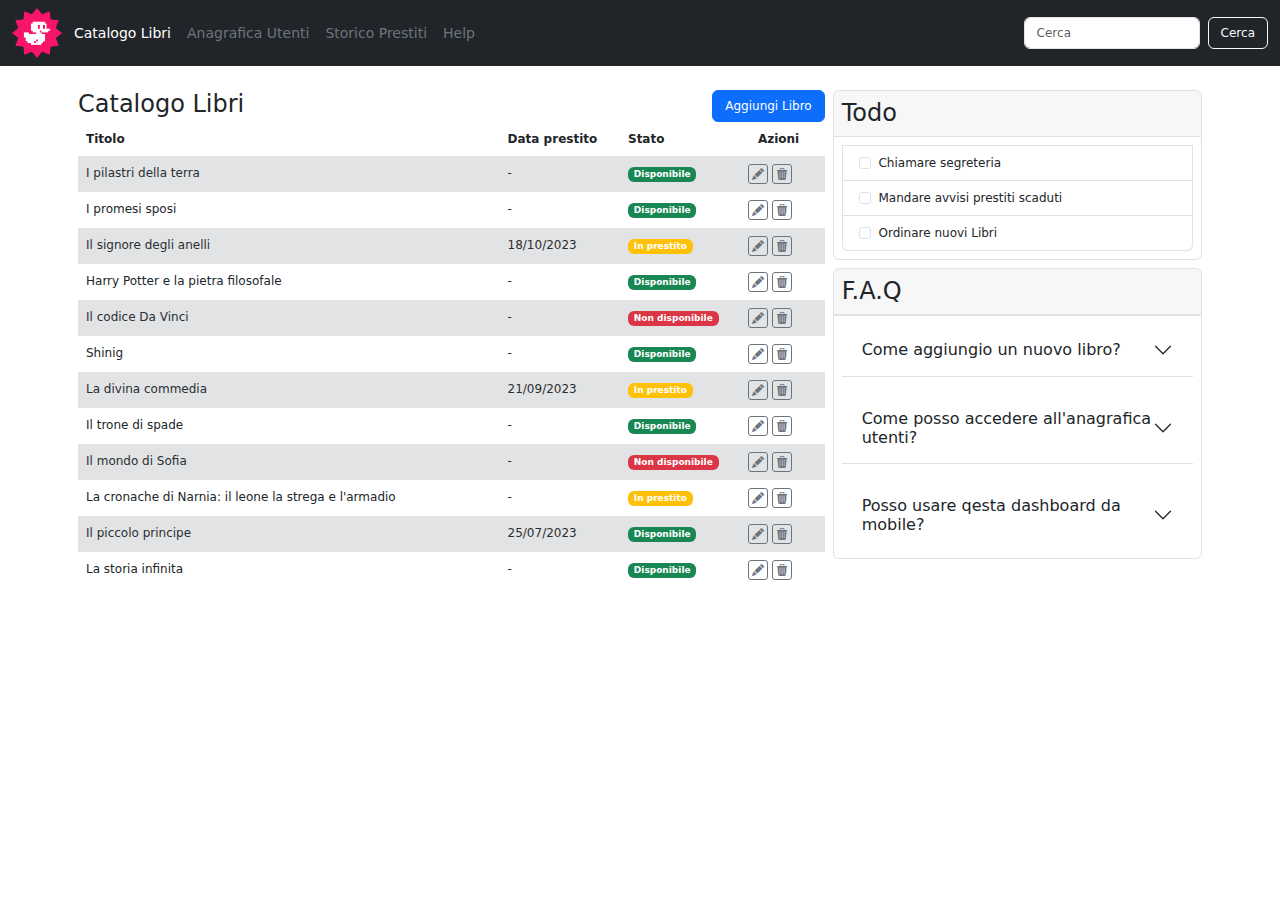
<file: index.html>
<!DOCTYPE html>
<html lang="it">
<head>
    <!-- Meta data  -->
    <meta charset="UTF-8">
    <meta name="viewport" content="width=device-width, initial-scale=1.0">
    <meta name="author" content="Orsol Filaj">
    <meta name="description" content="dashboard using bootstrap">
    <!-- Title  -->
    <title>Dashboard</title>

    <!-- Link Bootstrap Css -->
    <link rel="stylesheet" href="https://cdn.jsdelivr.net/npm/bootstrap@5.3.3/dist/css/bootstrap.min.css">
    <!-- Link Bootstrap icons  -->
    <link rel="stylesheet" href="https://cdn.jsdelivr.net/npm/bootstrap-icons/font/bootstrap-icons.css">

    <!-- Link font Awesome  -->
    <link rel="stylesheet" href="https://cdnjs.cloudflare.com/ajax/libs/font-awesome/6.6.0/css/all.min.css" integrity="sha512-Kc323vGBEqzTmouAECnVceyQqyqdsSiqLQISBL29aUW4U/M7pSPA/gEUZQqv1cwx4OnYxTxve5UMg5GT6L4JJg==" crossorigin="anonymous" referrerpolicy="no-referrer">

    <!-- Link css  -->
    <link rel="stylesheet" href="index-style.css">
</head>
<body>
    <!-- Header  -->
    <header>
        <!-- Navbar   -->
        <nav class="navbar navbar-expand-lg bg-dark">
            <div class="container-fluid">
              <!-- Logo  -->
              <a class="me-1" href="#">
                    <img src="./img/duck.png" alt="logo" id="logo">
              </a>
              <!-- Menu icon  -->
              <button class="navbar-toggler border-secondary" type="button" data-bs-toggle="collapse" data-bs-target="#navbarSupportedContent" aria-controls="navbarSupportedContent" aria-expanded="false" aria-label="Toggle navigation">
                <span class="navbar-toggler-icon white-filter"></span>
              </button>
              <!-- Menu bar  -->
              <div class="collapse navbar-collapse" id="navbarSupportedContent">
                <ul class="navbar-nav me-auto mb-2 mb-lg-0 header-txt">
                  <li class="nav-item">
                    <a class="nav-link active text-white" aria-current="page" href="http://127.0.0.1:5500/index.html">Catalogo Libri</a>
                  </li>
                  <li class="nav-item">
                    <a class="nav-link text-secondary" href="#">Anagrafica Utenti</a>
                  </li>
                  <li class="nav-item">
                    <a class="nav-link disabled text-secondary" aria-disabled="true">Storico Prestiti</a>
                  </li>
                  <li class="nav-item">
                    <a class="nav-link disabled text-secondary" aria-disabled="true">Help</a>
                  </li>
                </ul>
                <!-- Search form  -->
                <form class="d-flex" role="search">
                  <input class="form-control me-2 my-fs" type="search" placeholder="Cerca" aria-label="Search">
                  <button class="btn btn-outline-light my-fs" type="submit">Cerca</button>
                </form>
              </div>
            </div>
          </nav>
    </header>
    <!-- Main  -->
    <main>
        <!-- Main container  -->
        <div class="row container mx-auto mt-3 g-2">
            <!-- Col Catalogo Libri  -->
            <div class="col col-12 col-lg-8">
                <!-- Col header  -->
                <header class="d-flex justify-content-between">
                    <h4 class="mb-0">Catalogo Libri</h4>
                    <a class="btn btn-primary my-fs" href="http://127.0.0.1:5500/new-book-form.html">Aggiungi Libro</a>
                </header>
                <!-- Col Body  -->
                <ul class="list-group my-fs my-border rounded-0">
                  <li class="d-flex list-group-item fw-bold">
                    <!-- Titole  -->
                    <div class="col-7">
                      <span>Titolo</span>
                    </div>
                    <!-- Data prestito  -->
                    <div class="col-2 d-none d-md-block">
                      <span>Data prestito</span>
                    </div>
                    <!-- Stato  -->
                    <div class="col-2">
                      <span>Stato</span>
                    </div>
                    <!-- Azione  -->
                    <div class="col-1  text-center">
                      <span>Azioni</span>
                    </div>
                  </li>

                  <!-- Palestri della terra  -->
                  <li class="list-group-item list-group-item-secondary d-flex">
                    <!-- Titole  -->
                    <div class="col-7">
                      <span>I pilastri della terra</span>
                    </div>
                    <!-- Data prestito  -->
                    <div class="col-2 d-none d-md-block">
                      <span>-</span>
                    </div>
                    <!-- Stato  -->
                    <div class="col-2">
                      <span class="badge text-bg-success">Disponibile</span>
                    </div>
                    <!-- Azione  -->
                    <div class="col-1  text-center d-flex gap-1">
                      <button type="button" class="btn btn-outline-secondary my-button"><i class="bi bi-pencil-fill my-fs"></i></button>
                      <button type="button" class="btn btn-outline-secondary my-button"><i class="bi bi-trash3-fill my-fs"></i></button>
                    </div>
                  </li>

                  <!-- I promesi sposi  -->
                  <li class="list-group-item d-flex">
                    <!-- Titole  -->
                    <div class="col-7">
                      <span>I promesi sposi</span>
                    </div>
                    <!-- Data prestito  -->
                    <div class="col-2 d-none d-md-block">
                      <span>-</span>
                    </div>
                    <!-- Stato  -->
                    <div class="col-2">
                      <span class="badge text-bg-success">Disponibile</span>
                    </div>
                    <!-- Azione  -->
                    <div class="col-1  text-center d-flex gap-1">
                      <button type="button" class="btn btn-outline-secondary my-button"><i class="bi bi-pencil-fill my-fs"></i></button>
                      <button type="button" class="btn btn-outline-secondary my-button"><i class="bi bi-trash3-fill my-fs"></i></button>
                    </div>
                  </li>

                  <!--Il signore degli anelli  -->
                  <li class="list-group-item list-group-item-secondary d-flex">
                    <!-- Titole  -->
                    <div class="col-7">
                      <span>Il signore degli anelli</span>
                    </div>
                    <!-- Data prestito  -->
                    <div class="col-2 d-none d-md-block">
                      <span>18/10/2023</span>
                    </div>
                    <!-- Stato  -->
                    <div class="col-2">
                      <span class="badge text-bg-warning text-white">In prestito</span>
                    </div>
                    <!-- Azione  -->
                    <div class="col-1  text-center d-flex gap-1">
                      <button type="button" class="btn btn-outline-secondary my-button"><i class="bi bi-pencil-fill my-fs"></i></button>
                      <button type="button" class="btn btn-outline-secondary my-button"><i class="bi bi-trash3-fill my-fs"></i></button>
                    </div>
                  </li>

                  <!-- Harry Potter  -->
                  <li class="list-group-item d-flex">
                    <!-- Titole  -->
                    <div class="col-7">
                      <span>Harry Potter e la pietra filosofale</span>
                    </div>
                    <!-- Data prestito  -->
                    <div class="col-2 d-none d-md-block">
                      <span>-</span>
                    </div>
                    <!-- Stato  -->
                    <div class="col-2">
                      <span class="badge text-bg-success">Disponibile</span>
                    </div>
                    <!-- Azione  -->
                    <div class="col-1  text-center d-flex gap-1">
                      <button type="button" class="btn btn-outline-secondary my-button"><i class="bi bi-pencil-fill my-fs"></i></button>
                      <button type="button" class="btn btn-outline-secondary my-button"><i class="bi bi-trash3-fill my-fs"></i></button>
                    </div>
                  </li>

                  <!-- Il codice Da Vinci  -->
                  <li class="list-group-item list-group-item-secondary d-flex">
                    <!-- Titole  -->
                    <div class="col-7">
                      <span>Il codice Da Vinci</span>
                    </div>
                    <!-- Data prestito  -->
                    <div class="col-2 d-none d-md-block">
                      <span>-</span>
                    </div>
                    <!-- Stato  -->
                    <div class="col-2">
                      <span class="badge text-bg-danger">Non disponibile</span>
                    </div>
                    <!-- Azione  -->
                    <div class="col-1  text-center d-flex gap-1">
                      <button type="button" class="btn btn-outline-secondary my-button"><i class="bi bi-pencil-fill my-fs"></i></button>
                      <button type="button" class="btn btn-outline-secondary my-button"><i class="bi bi-trash3-fill my-fs"></i></button>
                    </div>
                  </li>

                  <!-- Shinig  -->
                  <li class="list-group-item d-flex">
                    <!-- Titole  -->
                    <div class="col-7">
                      <span>Shinig</span>
                    </div>
                    <!-- Data prestito  -->
                    <div class="col-2 d-none d-md-block">
                      <span>-</span>
                    </div>
                    <!-- Stato  -->
                    <div class="col-2">
                      <span class="badge text-bg-success">Disponibile</span>
                    </div>
                    <!-- Azione  -->
                    <div class="col-1  text-center d-flex gap-1">
                      <button type="button" class="btn btn-outline-secondary my-button"><i class="bi bi-pencil-fill my-fs"></i></button>
                      <button type="button" class="btn btn-outline-secondary my-button"><i class="bi bi-trash3-fill my-fs"></i></button>
                    </div>
                  </li>

                  <!--La divina commedia  -->
                  <li class="list-group-item list-group-item-secondary d-flex">
                    <!-- Titole  -->
                    <div class="col-7">
                      <span>La divina commedia</span>
                    </div>
                    <!-- Data prestito  -->
                    <div class="col-2 d-none d-md-block">
                      <span>21/09/2023</span>
                    </div>
                    <!-- Stato  -->
                    <div class="col-2">
                      <span class="badge text-bg-warning text-white">In prestito</span>
                    </div>
                    <!-- Azione  -->
                    <div class="col-1  text-center d-flex gap-1">
                      <button type="button" class="btn btn-outline-secondary my-button"><i class="bi bi-pencil-fill my-fs"></i></button>
                      <button type="button" class="btn btn-outline-secondary my-button"><i class="bi bi-trash3-fill my-fs"></i></button>
                    </div>
                  </li>

                  <!-- Il trone di spade  -->
                  <li class="list-group-item d-flex">
                    <!-- Titole  -->
                    <div class="col-7">
                      <span>Il trone di spade</span>
                    </div>
                    <!-- Data prestito  -->
                    <div class="col-2 d-none d-md-block">
                      <span>-</span>
                    </div>
                    <!-- Stato  -->
                    <div class="col-2">
                      <span class="badge text-bg-success">Disponibile</span>
                    </div>
                    <!-- Azione  -->
                    <div class="col-1  text-center d-flex gap-1">
                      <button type="button" class="btn btn-outline-secondary my-button"><i class="bi bi-pencil-fill my-fs"></i></button>
                      <button type="button" class="btn btn-outline-secondary my-button"><i class="bi bi-trash3-fill my-fs"></i></button>
                    </div>
                  </li>

                  <!-- Il mondo di Sofia  -->
                  <li class="list-group-item list-group-item-secondary d-flex">
                    <!-- Titole  -->
                    <div class="col-7">
                      <span>Il mondo di Sofia</span>
                    </div>
                    <!-- Data prestito  -->
                    <div class="col-2 d-none d-md-block">
                      <span>-</span>
                    </div>
                    <!-- Stato  -->
                    <div class="col-2">
                      <span class="badge text-bg-danger">Non disponibile</span>
                    </div>
                    <!-- Azione  -->
                    <div class="col-1  text-center d-flex gap-1">
                      <button type="button" class="btn btn-outline-secondary my-button"><i class="bi bi-pencil-fill my-fs"></i></button>
                      <button type="button" class="btn btn-outline-secondary my-button"><i class="bi bi-trash3-fill my-fs"></i></button>
                    </div>
                  </li>

                  <!-- La cronache di Narnia: il leone la strega e l'armadio  -->
                  <li class="list-group-item d-flex">
                    <!-- Titole  -->
                    <div class="col-7">
                      <span>La cronache di Narnia: il leone la strega e l'armadio</span>
                    </div>
                    <!-- Data prestito  -->
                    <div class="col-2 d-none d-md-block">
                      <span>-</span>
                    </div>
                    <!-- Stato  -->
                    <div class="col-2">
                      <span class="badge text-bg-warning text-white">In prestito</span>
                    </div>
                    <!-- Azione  -->
                    <div class="col-1  text-center d-flex gap-1">
                      <button type="button" class="btn btn-outline-secondary my-button"><i class="bi bi-pencil-fill my-fs"></i></button>
                      <button type="button" class="btn btn-outline-secondary my-button"><i class="bi bi-trash3-fill my-fs"></i></button>
                    </div>
                  </li>

                  <!--Il piccolo principe  -->
                  <li class="list-group-item list-group-item-secondary d-flex">
                    <!-- Titole  -->
                    <div class="col-7">
                      <span>Il piccolo principe</span>
                    </div>
                    <!-- Data prestito  -->
                    <div class="col-2 d-none d-md-block">
                      <span>25/07/2023</span>
                    </div>
                    <!-- Stato  -->
                    <div class="col-2">
                      <span class="badge text-bg-success">Disponibile</span>
                    </div>
                    <!-- Azione  -->
                    <div class="col-1  text-center d-flex gap-1">
                      <button type="button" class="btn btn-outline-secondary my-button"><i class="bi bi-pencil-fill my-fs"></i></button>
                      <button type="button" class="btn btn-outline-secondary my-button"><i class="bi bi-trash3-fill my-fs"></i></button>
                    </div>
                  </li>

                  <!-- La storia infinita  -->
                  <li class="list-group-item d-flex">
                    <!-- Titole  -->
                    <div class="col-7">
                      <span>La storia infinita</span>
                    </div>
                    <!-- Data prestito  -->
                    <div class="col-2 d-none d-md-block">
                      <span>-</span>
                    </div>
                    <!-- Stato  -->
                    <div class="col-2">
                      <span class="badge text-bg-success">Disponibile</span>
                    </div>
                    <!-- Azione  -->
                    <div class="col-1  text-center d-flex gap-1">
                      <button type="button" class="btn btn-outline-secondary my-button"><i class="bi bi-pencil-fill my-fs"></i></button>
                      <button type="button" class="btn btn-outline-secondary my-button"><i class="bi bi-trash3-fill my-fs"></i></button>
                    </div>
                  </li>

                </ul>
            </div>
            <div class="col-12 col-lg-4">
              <!-- Col todo section  -->
              <div class="mb-2">
                  <h4 class="my-bg p-2 border border-1 rounded-top-2 mb-0">Todo</h4>  
                  <ul class="list-group p-2 my-fs mt-0 border border-1 border-top-0 rounded-top-0">
                      <li class="list-group-item">
                        <input class="form-check-input me-1" type="checkbox" value="" id="chiama-sgr">
                        <label class="form-check-label" for="chiama-sgr">Chiamare segreteria</label>
                      </li>
                      <li class="list-group-item">
                        <input class="form-check-input me-1" type="checkbox" value="" id="prestiti-scaduti">
                        <label class="form-check-label" for="prestiti-scaduti">Mandare avvisi prestiti scaduti</label>
                      </li>
                      <li class="list-group-item">
                        <input class="form-check-input me-1" type="checkbox" value="" id="ordinare-libri">
                        <label class="form-check-label" for="ordinare-libri">Ordinare nuovi Libri</label>
                      </li>
                    </ul>
              </div>
              <!-- Col F.A.Q section  -->
              <div>
                  <h4 class="my-bg p-2 border border-1 rounded-top-2 mb-0">F.A.Q</h4>
                  <div class="accordion border border-1 rounded-bottom-2" id="accordionFlushExample">
                      <div class="accordion-item my-fs border border-0 p-2">
                        <h2 class="accordion-header border-bottom my-hover">
                          <button class="accordion-button border border-0 rounded-0 shadow-none collapsed" type="button" data-bs-toggle="collapse" data-bs-target="#flush-collapseOne">
                            Come aggiungio un nuovo libro?
                          </button>
                        </h2>
                      </div>
                      <div class="accordion-item my-fs border border-0 p-2">
                        <h2 class="accordion-header border-bottom my-hover">
                          <button class="accordion-button border border-0 rounded-0 shadow-none collapsed" type="button" data-bs-toggle="collapse" data-bs-target="#flush-collapseTwo">
                            Come posso accedere all'anagrafica utenti?
                          </button>
                        </h2>
                      </div>
                      <div class="accordion-item my-fs border border-0 p-2">
                        <h2 class="accordion-header my-hover">
                          <button class="accordion-button border border-0 rounded-0 shadow-none collapsed" type="button" data-bs-toggle="collapse" data-bs-target="#flush-collapseThree">
                            Posso usare qesta dashboard da mobile?
                          </button>
                        </h2>
                      </div>
                  </div>
               </div>
            </div>
        </div>
    </main>

    <!-- Script  -->
    <script src="https://cdn.jsdelivr.net/npm/bootstrap@5.3.3/dist/js/bootstrap.bundle.min.js" integrity="sha384-YvpcrYf0tY3lHB60NNkmXc5s9fDVZLESaAA55NDzOxhy9GkcIdslK1eN7N6jIeHz" crossorigin="anonymous"></script>
</body>
</html>
</file>
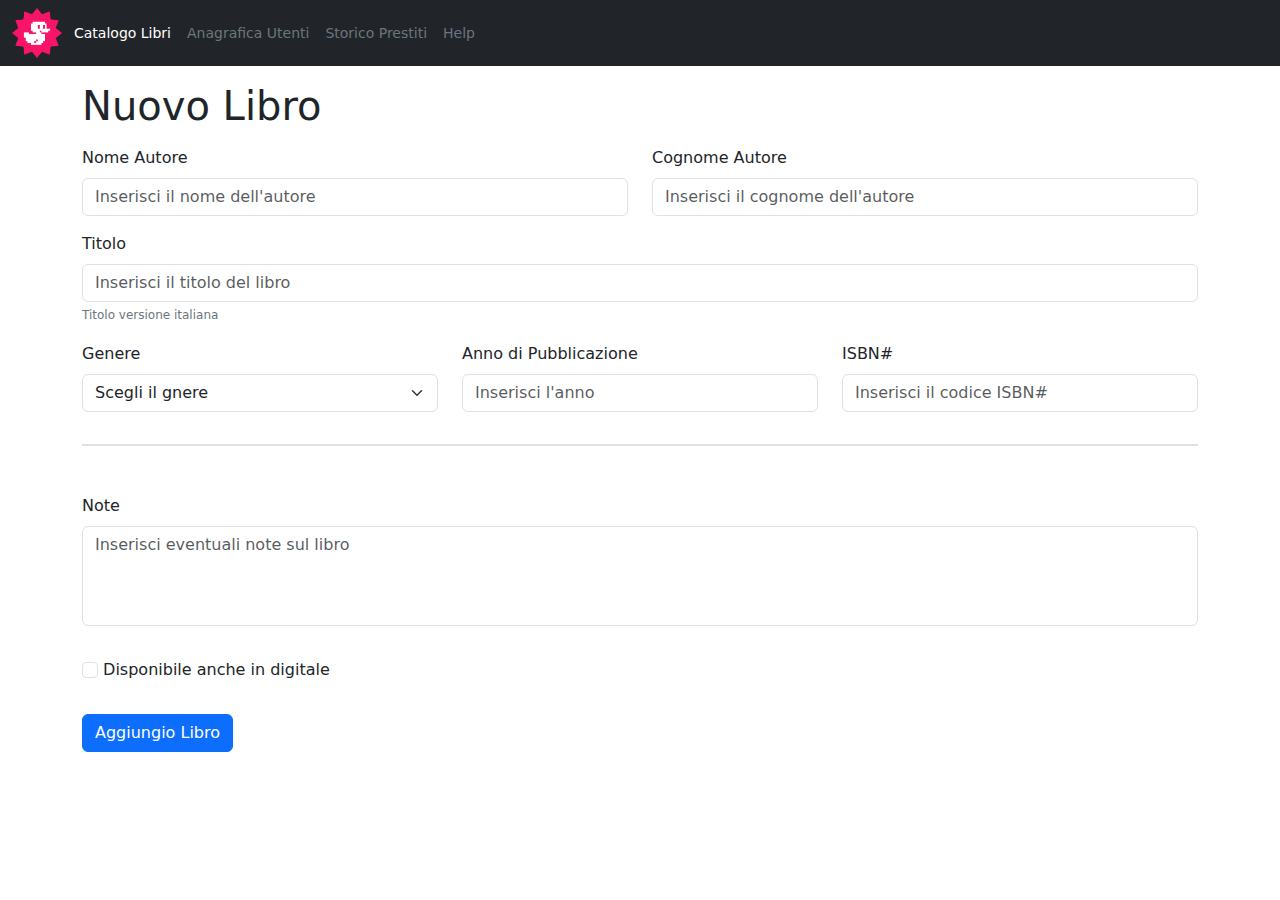
<file: new-book-form.html>
<!DOCTYPE html>
<html lang="it">
<head>
    <!-- Meta data  -->
    <meta charset="UTF-8">
    <meta name="viewport" content="width=device-width, initial-scale=1.0">
    <meta name="author" content="Orsol Filaj">
    <meta name="description" content="New book form">
    <!-- Title  -->
    <title>New Book Form</title>

    <!-- Link Bootstrap Css -->
    <link rel="stylesheet" href="https://cdn.jsdelivr.net/npm/bootstrap@5.3.3/dist/css/bootstrap.min.css">
    <!-- Link Bootstrap icons  -->
    <link rel="stylesheet" href="https://cdn.jsdelivr.net/npm/bootstrap-icons/font/bootstrap-icons.css">

    <!-- Link font Awesome  -->
    <link rel="stylesheet" href="https://cdnjs.cloudflare.com/ajax/libs/font-awesome/6.6.0/css/all.min.css" integrity="sha512-Kc323vGBEqzTmouAECnVceyQqyqdsSiqLQISBL29aUW4U/M7pSPA/gEUZQqv1cwx4OnYxTxve5UMg5GT6L4JJg==" crossorigin="anonymous" referrerpolicy="no-referrer">

    <!-- Link css  -->
    <link rel="stylesheet" href="index-style.css">
</head>
<body>
    <!-- Header  -->
    <header>
        <!-- Navbar   -->
        <nav class="navbar navbar-expand-lg bg-dark">
            <div class="container-fluid">
              <!-- Logo  -->
              <a class="me-1" href="#">
                    <img src="./img/duck.png" alt="logo" id="logo">
              </a>
              <!-- Menu icon  -->
              <button class="navbar-toggler border-secondary" type="button" data-bs-toggle="collapse" data-bs-target="#navbarSupportedContent" aria-controls="navbarSupportedContent" aria-expanded="false" aria-label="Toggle navigation">
                <span class="navbar-toggler-icon white-filter"></span>
              </button>
              <!-- Menu bar  -->
              <div class="collapse navbar-collapse" id="navbarSupportedContent">
                <ul class="navbar-nav me-auto mb-2 mb-lg-0 header-txt">
                  <li class="nav-item">
                    <a class="nav-link active text-white" aria-current="page" href="http://127.0.0.1:5500/index.html">Catalogo Libri</a>
                  </li>
                  <li class="nav-item">
                    <a class="nav-link text-secondary" href="#">Anagrafica Utenti</a>
                  </li>
                  <li class="nav-item">
                    <a class="nav-link disabled text-secondary" aria-disabled="true">Storico Prestiti</a>
                  </li>
                  <li class="nav-item">
                    <a class="nav-link disabled text-secondary" aria-disabled="true">Help</a>
                  </li>
                </ul>
              </div>
            </div>
          </nav>
    </header>
    <!-- Main part  -->
     <main class="container">
        <header class="my-3">
            <h1>Nuovo Libro</h1>
        </header>
        <!-- Main form  -->
        <form>
            <div class="row gy-3">
                <!-- Author FirstName -->
                <div class="col col-6">
                    <label for="Name" class="form-label">Nome Autore</label>
                    <input type="text" class="form-control" id="Name" placeholder="Inserisci il nome dell'autore">
                </div>
                <!-- Author LastName  -->
                <div class="col col-6">
                    <label for="lastname" class="form-label">Cognome Autore</label>
                    <input type="text" class="form-control" id="lastname" placeholder="Inserisci il cognome dell'autore">
                </div>
                <!-- Book title  -->
                <div class="col col-12">
                    <label for="book-title" class="form-label">Titolo</label>
                    <input type="text" class="form-control" id="book-title" placeholder="Inserisci il titolo del libro">
                    <span class="my-fs text-secondary">Titolo versione italiana</span>
                </div>
                <!-- Genre book  -->
                <div class="col col-12 col-lg-4">
                    <label for="genre" class="form-label">Genere</label>
                    <select class="form-select" name="genre" id="genre">
                        <option value="select">Scegli il gnere</option>
                        <option value="nvl">Novel</option>
                        <option value="rmc">Romance</option>
                    </select>
                </div>
                <!-- Published year  -->
                <div class="col col-12 col-lg-4">
                    <label for="year-publish" class="form-label">Anno di Pubblicazione</label>
                    <input type="number" class="form-control" id="year-publish" placeholder="Inserisci l'anno">
                </div>
                <!-- ISBN#  -->
                <div class="col col-12 col-lg-4 mb-3">
                    <label for="isbn-code" class="form-label">ISBN#</label>
                    <input type="text" class="form-control" id="isbn-code" placeholder="Inserisci il codice ISBN#">
                </div>
                <!-- HR  -->
                <div class="col col-12 mb-3">
                    <div class="border border-1 mb-3"></div>
                </div>
                <!-- Note section  -->
                <div class="col col-12 mb-3">
                    <label for="note" class="form-label">Note</label>
                    <textarea class="form-control my-txt-area" name="note" id="note" placeholder="Inserisci eventuali note sul libro" ></textarea>
                </div>
                <!-- Digital mode  -->
                <div class="col col-12 mb-3">
                    <input class="form-check-input" type="checkbox" value="digital-mode" id="digital-mode">
                    <label class="form-check-label" for="digital-mode">Disponibile anche in digitale</label>
                </div>
                <!--  Add book button  -->
                <div class="col col-12 mb-3">
                    <button type="button" class="btn btn-primary">Aggiungio Libro</button>
                </div>
            </div>
        </form>
     </main>

    <!-- Script  -->
    <script src="https://cdn.jsdelivr.net/npm/bootstrap@5.3.3/dist/js/bootstrap.bundle.min.js" integrity="sha384-YvpcrYf0tY3lHB60NNkmXc5s9fDVZLESaAA55NDzOxhy9GkcIdslK1eN7N6jIeHz" crossorigin="anonymous"></script>
</body>
</html>
</file>
<file: index-style.css>
/* Generics  */
.header-txt{
    font-size: 14px;
}
/* Utils  */
#logo{
    width: 50px;
}

.my-fs{
    font-size: 12px;
}

.my-bg{
    background-color: #f7f7f7;
}

.my-hover:hover button{
    background-color: rgb(238, 238, 238);
}

.my-txt-area{
    height: 100px;
    resize: none;
}

.white-filter{
    filter: invert(1);
}

/* Main section  */
.my-border>li{
    border: none;
    padding-left: 0.5rem;
}

.my-button{
    padding: 0;
    width: 20px;
    height: 20px;
    border-radius: 3px;
    display: flex;
    justify-content: center;
    align-items: center;
}
</file>
